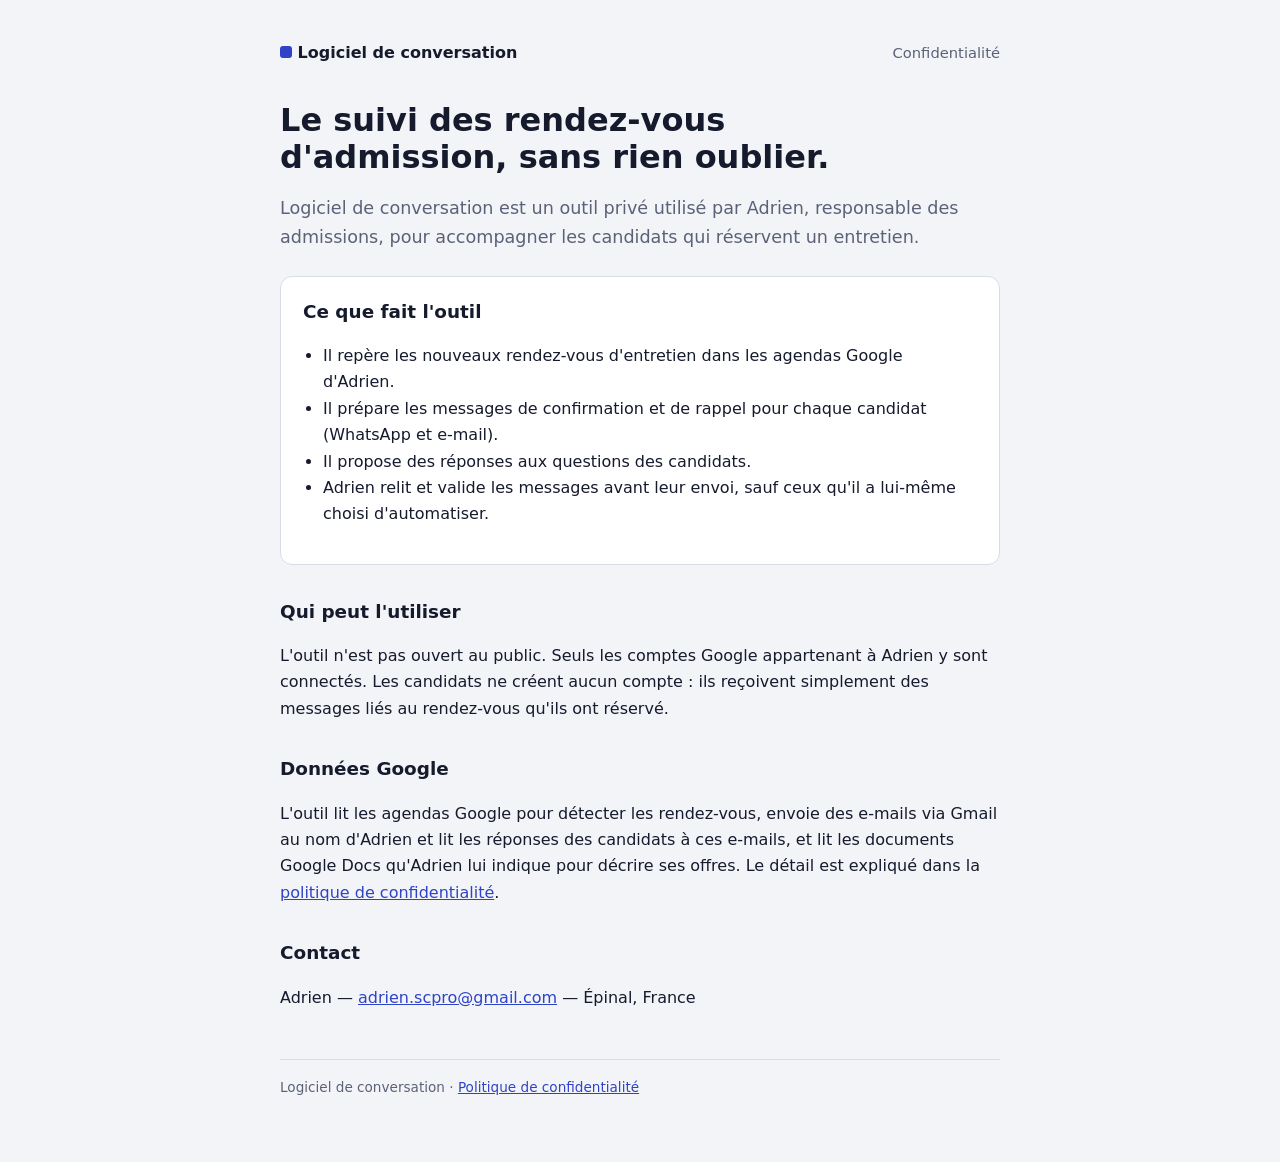
<file: index.html>
<!doctype html>
<html lang="fr">
<head>
<meta charset="utf-8">
<meta name="viewport" content="width=device-width, initial-scale=1">
<title>Logiciel de conversation</title>
<meta name="description" content="Outil privé de suivi des rendez-vous d'admission : préqualification, rappels et réponses aux candidats, validés par Adrien.">
<link rel="stylesheet" href="style.css">
</head>
<body>
<div class="wrap">
<header><a href="./"><i></i> Logiciel de conversation</a><nav><a href="confidentialite.html">Confidentialité</a></nav></header>
<h1>Le suivi des rendez-vous d'admission, sans rien oublier.</h1>
<p class="lead">Logiciel de conversation est un outil privé utilisé par Adrien, responsable des admissions, pour accompagner les candidats qui réservent un entretien.</p>

<div class="card">
<h2 style="margin-top:0">Ce que fait l'outil</h2>
<ul>
<li>Il repère les nouveaux rendez-vous d'entretien dans les agendas Google d'Adrien.</li>
<li>Il prépare les messages de confirmation et de rappel pour chaque candidat (WhatsApp et e-mail).</li>
<li>Il propose des réponses aux questions des candidats.</li>
<li>Adrien relit et valide les messages avant leur envoi, sauf ceux qu'il a lui-même choisi d'automatiser.</li>
</ul>
</div>

<h2>Qui peut l'utiliser</h2>
<p>L'outil n'est pas ouvert au public. Seuls les comptes Google appartenant à Adrien y sont connectés. Les candidats ne créent aucun compte : ils reçoivent simplement des messages liés au rendez-vous qu'ils ont réservé.</p>

<h2>Données Google</h2>
<p>L'outil lit les agendas Google pour détecter les rendez-vous, envoie des e-mails via Gmail au nom d'Adrien et lit les réponses des candidats à ces e-mails, et lit les documents Google Docs qu'Adrien lui indique pour décrire ses offres. Le détail est expliqué dans la <a href="confidentialite.html">politique de confidentialité</a>.</p>

<h2>Contact</h2>
<p>Adrien — <a href="mailto:adrien.scpro@gmail.com">adrien.scpro@gmail.com</a> — Épinal, France</p>

<footer>Logiciel de conversation · <a href="confidentialite.html">Politique de confidentialité</a></footer>
</div>
</body>
</html>
</file>
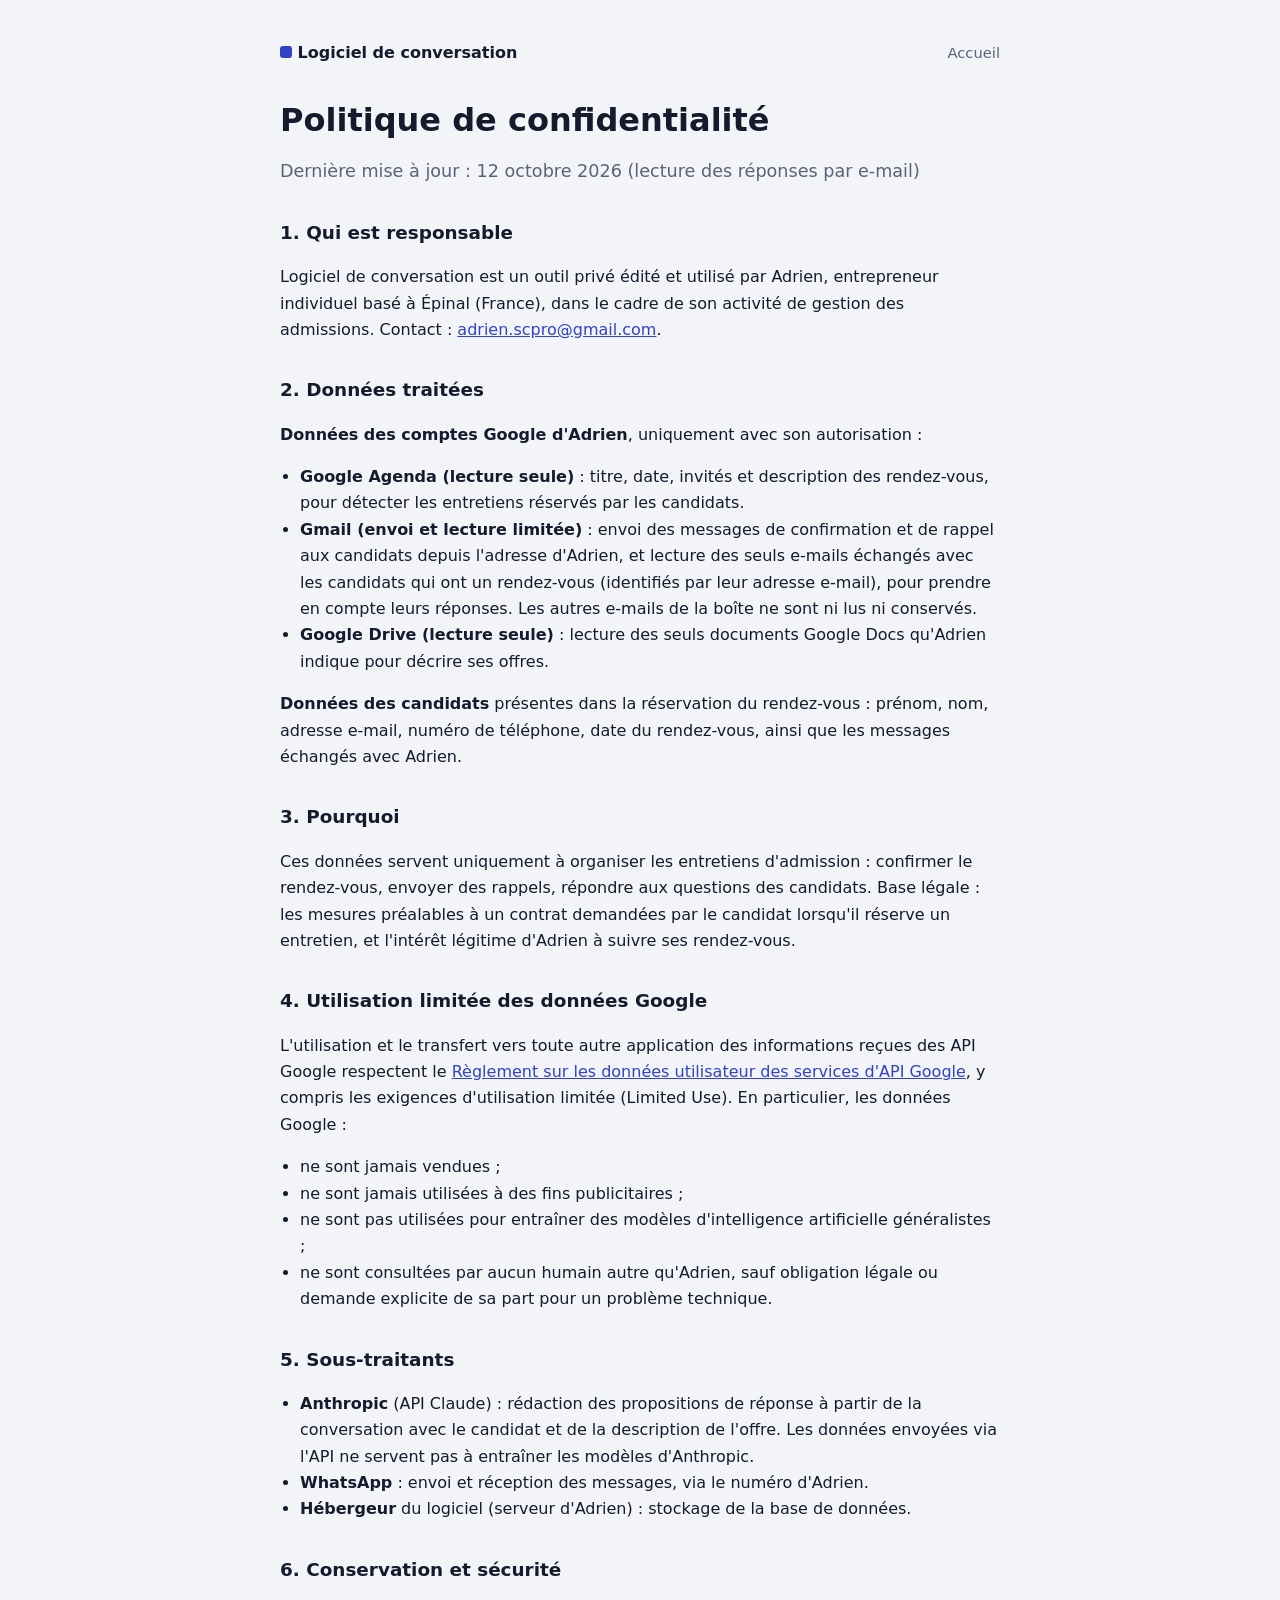
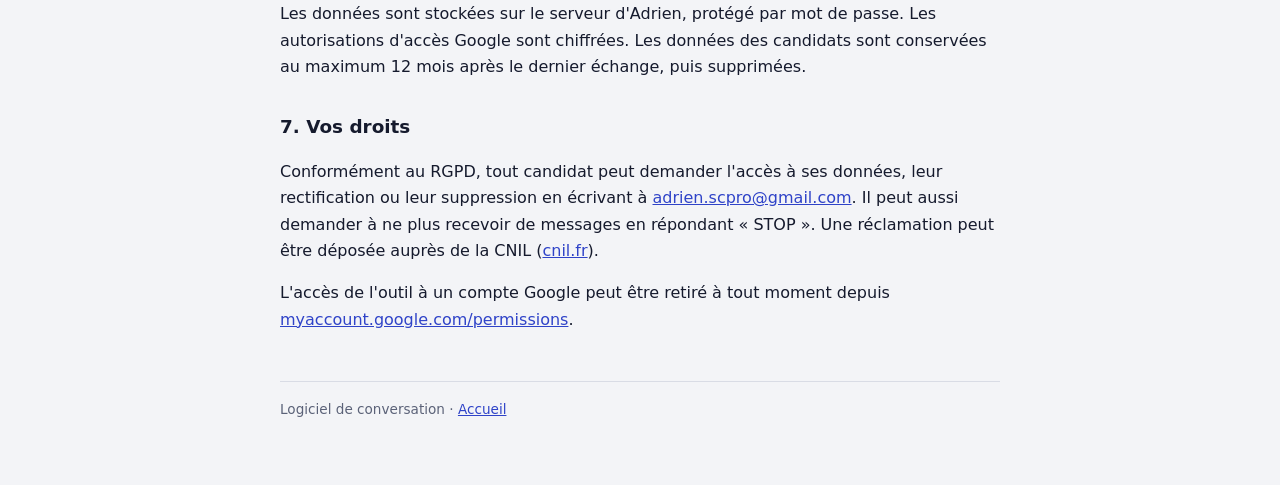
<file: confidentialite.html>
<!doctype html>
<html lang="fr">
<head>
<meta charset="utf-8">
<meta name="viewport" content="width=device-width, initial-scale=1">
<title>Politique de confidentialité · Logiciel de conversation</title>
<link rel="stylesheet" href="style.css">
</head>
<body>
<div class="wrap">
<header><a href="./"><i></i> Logiciel de conversation</a><nav><a href="./">Accueil</a></nav></header>
<h1>Politique de confidentialité</h1>
<p class="lead">Dernière mise à jour : 12 octobre 2026 (lecture des réponses par e-mail)</p>

<h2>1. Qui est responsable</h2>
<p>Logiciel de conversation est un outil privé édité et utilisé par Adrien, entrepreneur individuel basé à Épinal (France), dans le cadre de son activité de gestion des admissions. Contact : <a href="mailto:adrien.scpro@gmail.com">adrien.scpro@gmail.com</a>.</p>

<h2>2. Données traitées</h2>
<p><b>Données des comptes Google d'Adrien</b>, uniquement avec son autorisation :</p>
<ul>
<li><b>Google Agenda (lecture seule)</b> : titre, date, invités et description des rendez-vous, pour détecter les entretiens réservés par les candidats.</li>
<li><b>Gmail (envoi et lecture limitée)</b> : envoi des messages de confirmation et de rappel aux candidats depuis l'adresse d'Adrien, et lecture des seuls e-mails échangés avec les candidats qui ont un rendez-vous (identifiés par leur adresse e-mail), pour prendre en compte leurs réponses. Les autres e-mails de la boîte ne sont ni lus ni conservés.</li>
<li><b>Google Drive (lecture seule)</b> : lecture des seuls documents Google Docs qu'Adrien indique pour décrire ses offres.</li>
</ul>
<p><b>Données des candidats</b> présentes dans la réservation du rendez-vous : prénom, nom, adresse e-mail, numéro de téléphone, date du rendez-vous, ainsi que les messages échangés avec Adrien.</p>

<h2>3. Pourquoi</h2>
<p>Ces données servent uniquement à organiser les entretiens d'admission : confirmer le rendez-vous, envoyer des rappels, répondre aux questions des candidats. Base légale : les mesures préalables à un contrat demandées par le candidat lorsqu'il réserve un entretien, et l'intérêt légitime d'Adrien à suivre ses rendez-vous.</p>

<h2>4. Utilisation limitée des données Google</h2>
<p>L'utilisation et le transfert vers toute autre application des informations reçues des API Google respectent le <a href="https://developers.google.com/terms/api-services-user-data-policy">Règlement sur les données utilisateur des services d'API Google</a>, y compris les exigences d'utilisation limitée (Limited Use). En particulier, les données Google :</p>
<ul>
<li>ne sont jamais vendues ;</li>
<li>ne sont jamais utilisées à des fins publicitaires ;</li>
<li>ne sont pas utilisées pour entraîner des modèles d'intelligence artificielle généralistes ;</li>
<li>ne sont consultées par aucun humain autre qu'Adrien, sauf obligation légale ou demande explicite de sa part pour un problème technique.</li>
</ul>

<h2>5. Sous-traitants</h2>
<ul>
<li><b>Anthropic</b> (API Claude) : rédaction des propositions de réponse à partir de la conversation avec le candidat et de la description de l'offre. Les données envoyées via l'API ne servent pas à entraîner les modèles d'Anthropic.</li>
<li><b>WhatsApp</b> : envoi et réception des messages, via le numéro d'Adrien.</li>
<li><b>Hébergeur</b> du logiciel (serveur d'Adrien) : stockage de la base de données.</li>
</ul>

<h2>6. Conservation et sécurité</h2>
<p>Les données sont stockées sur le serveur d'Adrien, protégé par mot de passe. Les autorisations d'accès Google sont chiffrées. Les données des candidats sont conservées au maximum 12 mois après le dernier échange, puis supprimées.</p>

<h2>7. Vos droits</h2>
<p>Conformément au RGPD, tout candidat peut demander l'accès à ses données, leur rectification ou leur suppression en écrivant à <a href="mailto:adrien.scpro@gmail.com">adrien.scpro@gmail.com</a>. Il peut aussi demander à ne plus recevoir de messages en répondant « STOP ». Une réclamation peut être déposée auprès de la CNIL (<a href="https://www.cnil.fr">cnil.fr</a>).</p>
<p>L'accès de l'outil à un compte Google peut être retiré à tout moment depuis <a href="https://myaccount.google.com/permissions">myaccount.google.com/permissions</a>.</p>

<footer>Logiciel de conversation · <a href="./">Accueil</a></footer>
</div>
</body>
</html>
</file>
<file: style.css>
:root{--bg:#F3F4F7;--surface:#fff;--ink:#151A2D;--muted:#5B6278;--line:#D9DCE5;--accent:#2F43C8}
@media (prefers-color-scheme:dark){:root{--bg:#0F1220;--surface:#171B2C;--ink:#E8EAF3;--muted:#9AA1BA;--line:#2B3149;--accent:#8E9BFF;color-scheme:dark}}
*{box-sizing:border-box}body{margin:0;background:var(--bg);color:var(--ink);font:16px/1.65 "IBM Plex Sans","Segoe UI",system-ui,sans-serif}
.wrap{max-width:760px;margin:0 auto;padding:40px 20px 64px}
header{display:flex;align-items:center;gap:10px;font-weight:700;margin-bottom:36px}header i{width:12px;height:12px;border-radius:3px;background:var(--accent);display:inline-block}
header a{color:inherit;text-decoration:none}nav{margin-left:auto;font-weight:500;font-size:.92rem;display:flex;gap:16px}nav a{color:var(--muted)}
h1{font-size:2rem;line-height:1.15;margin:0 0 12px;text-wrap:balance}h2{font-size:1.15rem;margin:32px 0 8px}
p,li{color:var(--ink)}.lead{font-size:1.1rem;color:var(--muted)}
.card{background:var(--surface);border:1px solid var(--line);border-radius:12px;padding:20px 22px;margin:24px 0}
a{color:var(--accent)}footer{margin-top:48px;padding-top:16px;border-top:1px solid var(--line);font-size:.85rem;color:var(--muted)}
ul{padding-left:20px}
</file>
